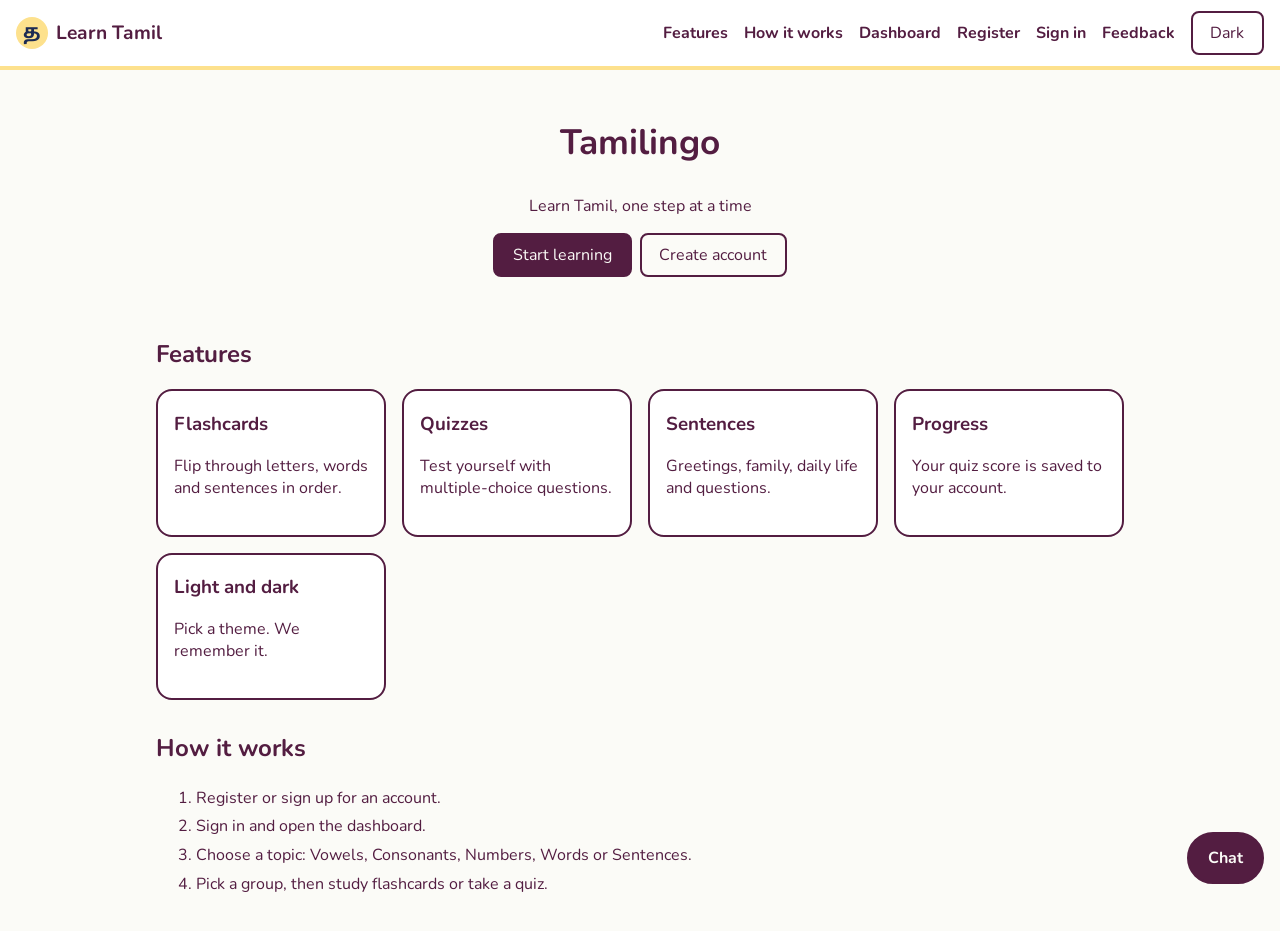
<file: index.html>
<!DOCTYPE html>
<html lang="en">
<head>
  <meta charset="UTF-8">
  <meta name="viewport" content="width=device-width, initial-scale=1">
  <title>Tamilingo</title>
  <link href="https://fonts.googleapis.com/css2?family=Noto+Sans+Tamil:wght@400;700&family=Nunito:wght@400;700&display=swap" rel="stylesheet">
  <link rel="stylesheet" href="styles.css">
  <link rel="stylesheet" href="layout.css">
  <script src="theme.js"></script>
</head>
<body>
  <header class="site-header">
    <a class="brand" href="index.html"><span class="logo" lang="ta">த</span>Learn Tamil</a>
    <nav class="site-nav" aria-label="Main">
      <a href="#features">Features</a>
      <a href="#how">How it works</a>
      <a href="home.html">Dashboard</a>
      <a href="register.html">Register</a>
      <a href="signin.html">Sign in</a>
      <a href="feedback.html">Feedback</a>
      <button id="theme-toggle" type="button">Dark</button>
    </nav>
  </header>

  <section class="hero">
    <h1>Tamilingo</h1>
    <p>Learn Tamil, one step at a time</p>
    <div class="row">
      <a class="btn primary" href="home.html">Start learning</a>
      <a class="btn" href="signup.html">Create account</a>
    </div>
  </section>

  <main class="container">
    <h2 id="features">Features</h2>
    <div class="features">
      <article class="panel"><h3>Flashcards</h3><p>Flip through letters, words and sentences in order.</p></article>
      <article class="panel"><h3>Quizzes</h3><p>Test yourself with multiple-choice questions.</p></article>
      <article class="panel"><h3>Sentences</h3><p>Greetings, family, daily life and questions.</p></article>
      <article class="panel"><h3>Progress</h3><p>Your quiz score is saved to your account.</p></article>
      <article class="panel"><h3>Light and dark</h3><p>Pick a theme. We remember it.</p></article>
    </div>

    <h2 id="how">How it works</h2>
    <ol class="outline">
      <li>Register or sign up for an account.</li>
      <li>Sign in and open the dashboard.</li>
      <li>Choose a topic: Vowels, Consonants, Numbers, Words or Sentences.</li>
      <li>Pick a group, then study flashcards or take a quiz.</li>
    </ol>
  </main>

  <script src="chatbot.js"></script>
</body>
</html>
</file>
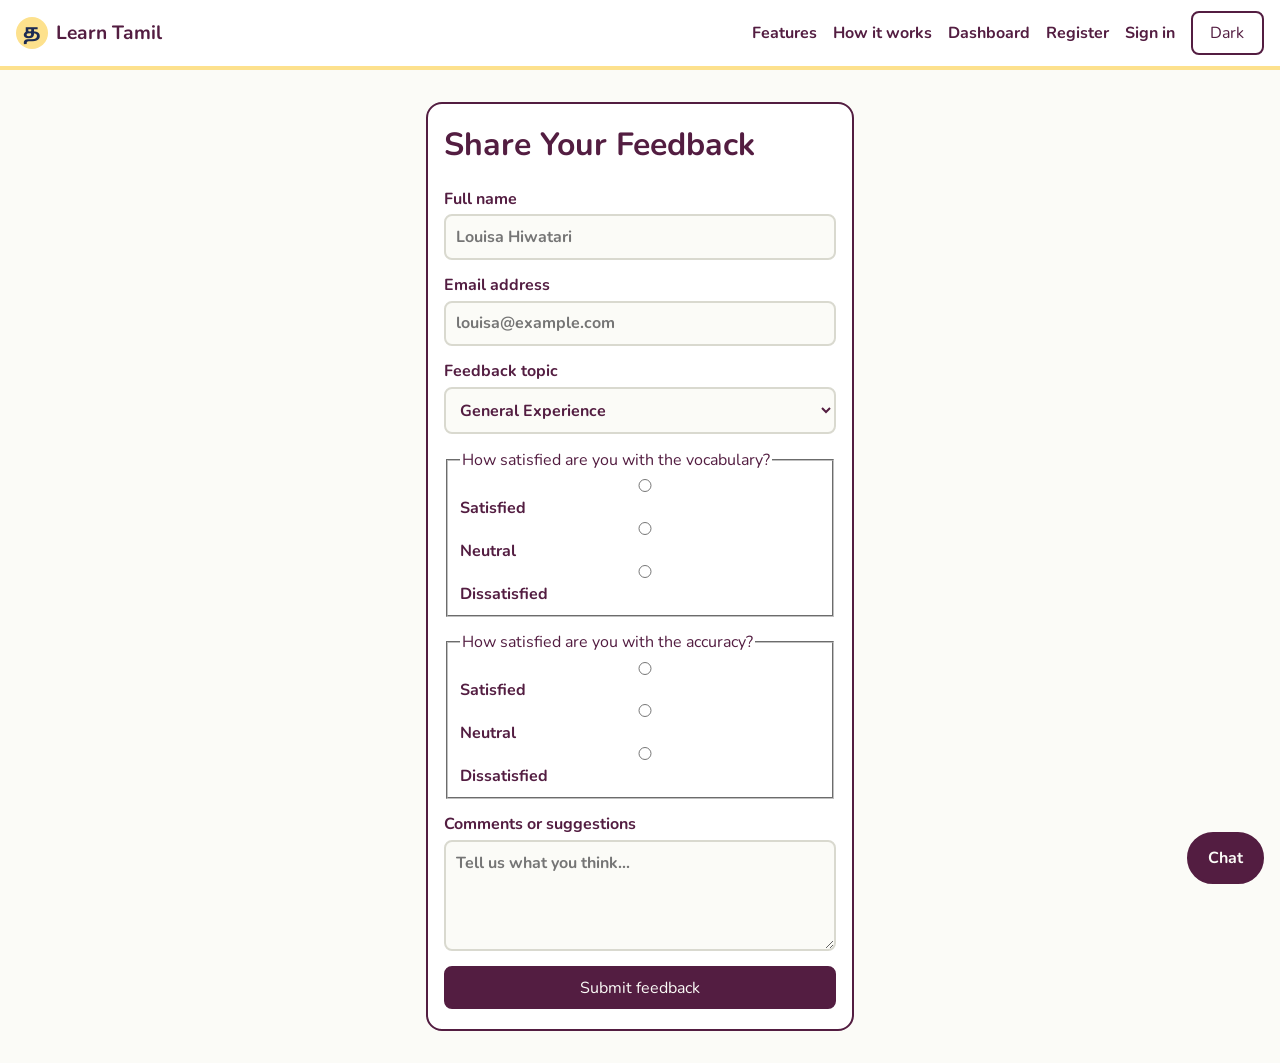
<file: feedback.html>
<!DOCTYPE html>
<html lang="en">
<head>
  <meta charset="UTF-8">
  <meta name="viewport" content="width=device-width, initial-scale=1">
  <title>Feedback - Learn Tamil</title>
  <link href="https://fonts.googleapis.com/css2?family=Noto+Sans+Tamil:wght@400;700&family=Nunito:wght@400;700&display=swap" rel="stylesheet">
  <link rel="stylesheet" href="styles.css">
  <link rel="stylesheet" href="layout.css">
  <script src="theme.js"></script>
</head>
<body>
  <header class="site-header">
    <a class="brand" href="index.html"><span class="logo" lang="ta">த</span>Learn Tamil</a>
    <nav class="site-nav" aria-label="Main">
      <a href="index.html#features">Features</a>
      <a href="index.html#how">How it works</a>
      <a href="home.html">Dashboard</a>
      <a href="register.html">Register</a>
      <a href="signin.html">Sign in</a>
      <button id="theme-toggle" type="button">Dark</button>
    </nav>
  </header>

  <main class="form-page">
    <div class="panel">
      <h1>Share Your Feedback</h1>
      <form id="feedback-form" action="/submit-feedback" method="POST">
        <label>Full name
          <input id="name" name="name" placeholder="Louisa Hiwatari" autocomplete="name" required>
        </label>

        <label>Email address
          <input id="email" name="email" type="email" placeholder="louisa@example.com" autocomplete="email" required>
        </label>

        <label>Feedback topic
          <select id="category" name="category">
            <option value="general">General Experience</option>
            <option value="bug">Bug Report</option>
            <option value="feature">Feature Request</option>
          </select>
        </label>

        <fieldset class="rating">
          <legend>How satisfied are you with the vocabulary?</legend>
          <label class="radio"><input type="radio" name="vocabulary" value="satisfied" required> Satisfied</label>
          <label class="radio"><input type="radio" name="vocabulary" value="neutral"> Neutral</label>
          <label class="radio"><input type="radio" name="vocabulary" value="dissatisfied"> Dissatisfied</label>
        </fieldset>

        <fieldset class="rating">
          <legend>How satisfied are you with the accuracy?</legend>
          <label class="radio"><input type="radio" name="accuracy" value="satisfied" required> Satisfied</label>
          <label class="radio"><input type="radio" name="accuracy" value="neutral"> Neutral</label>
          <label class="radio"><input type="radio" name="accuracy" value="dissatisfied"> Dissatisfied</label>
        </fieldset>

        <label>Comments or suggestions
          <textarea id="message" name="message" rows="4" placeholder="Tell us what you think..." required></textarea>
        </label>

        <button type="submit" class="primary">Submit feedback</button>
      </form>
    </div>
  </main>

  <script src="chatbot.js"></script>
</body>
</html>
</file>
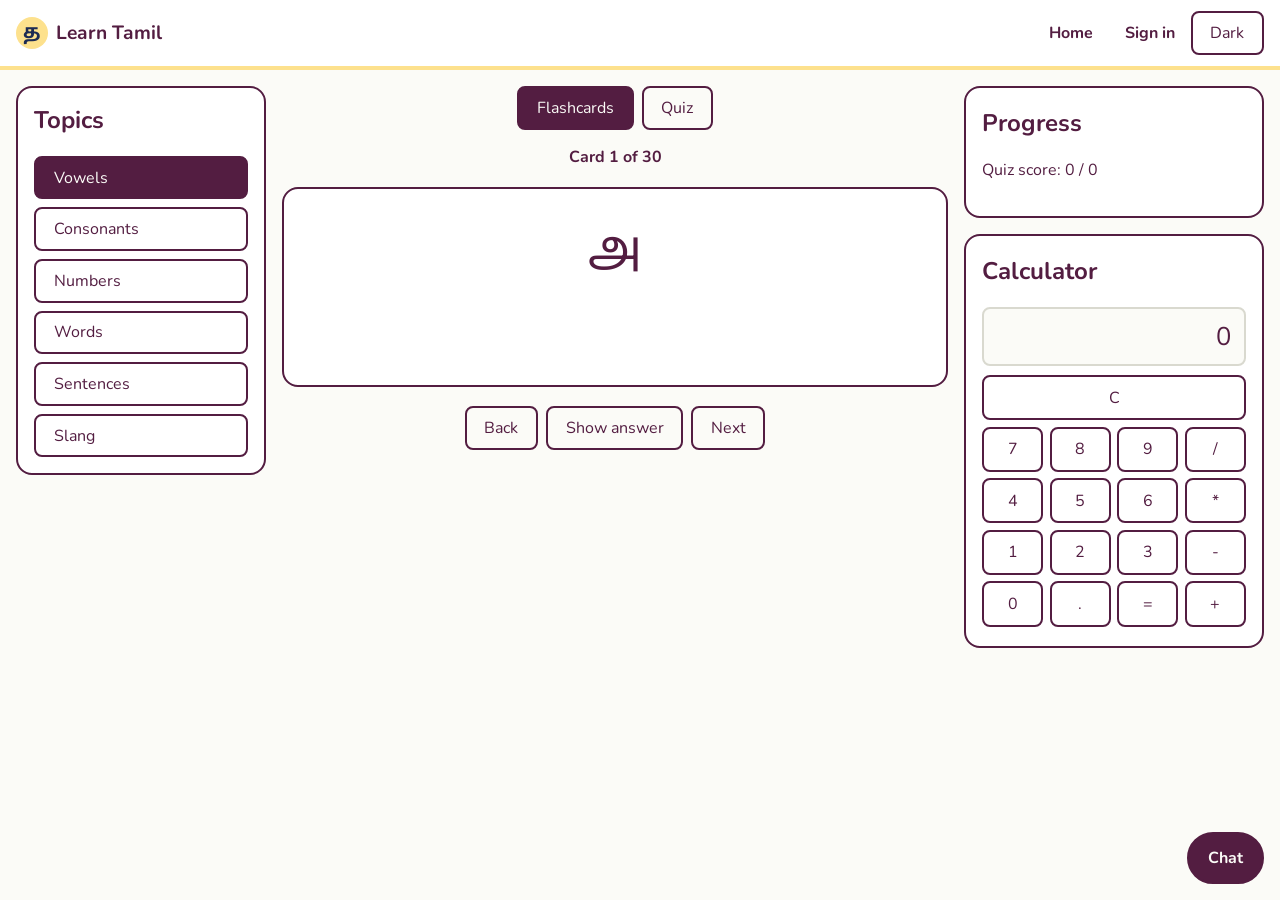
<file: home.html>
<!DOCTYPE html>
<html lang="en">
<head>
  <meta charset="UTF-8">
  <meta name="viewport" content="width=device-width, initial-scale=1">
  <title>Dashboard - Tamilingo</title>
  <link href="https://fonts.googleapis.com/css2?family=Noto+Sans+Tamil:wght@400;700&family=Nunito:wght@400;700&display=swap" rel="stylesheet">
  <link rel="stylesheet" href="styles.css">
  <link rel="stylesheet" href="layout.css">
  <script src="theme.js"></script>
</head>
<body>
  <header class="site-header">
    <button id="menu-btn" type="button" aria-label="Open menu" aria-expanded="false">Menu</button>
    <a class="brand" href="index.html"><span class="logo" lang="ta">த</span>Learn Tamil</a>
    <nav class="site-nav" aria-label="Main">
      <a href="index.html">Home</a>
      <span id="user-label"></span>
      <a id="auth-link" href="signin.html">Sign in</a>
      <button id="theme-toggle" type="button">Dark</button>
    </nav>
  </header>

  <div class="dashboard">
    <!-- Left column: topics (hamburger drawer on mobile) -->
    <aside id="sidebar" aria-label="Topics">
      <h2>Topics</h2>
      <nav id="topics" class="side-nav">
  <button data-set="vowels" class="active">Vowels</button>
  <button data-set="consonants">Consonants</button>
  <button data-set="numbers">Numbers</button>
  <button data-set="words">Words</button>
  <button data-set="sentences">Sentences</button>
  <button data-set="slang">Slang</button>
</nav>
    </aside>

    <!-- Middle column: learning -->
    <main class="center">
      <nav id="subtopics" class="chips" aria-label="Groups" hidden></nav>
      <nav id="modes" class="chips" aria-label="Mode">
        <button data-mode="cards" class="active">Flashcards</button>
        <button data-mode="quiz">Quiz</button>
      </nav>

      <section id="cards-view">
        <p id="counter"></p>
        <div class="card">
          <p id="tamil" class="tamil" lang="ta"></p>
          <p id="answer"></p>
        </div>
        <div class="row">
          <button id="prev">Back</button>
          <button id="flip">Show answer</button>
          <button id="next">Next</button>
        </div>
      </section>

      <section id="quiz-view" hidden>
        <p id="score"></p>
        <div class="card">
          <p id="quiz-tamil" class="tamil" lang="ta"></p>
        </div>
        <div id="options"></div>
        <p id="feedback" aria-live="polite"></p>
        <div class="row">
          <button id="quiz-next" hidden>Next question</button>
          <button id="reset">Reset score</button>
        </div>
      </section>
    </main>

    <!-- Right column: progress + calculator -->
    <aside class="right" aria-label="Tools">
      <div class="panel">
        <h2>Progress</h2>
        <p id="stats"></p>
      </div>
      <div class="panel">
        <h2>Calculator</h2>
        <div id="calculator"></div>
      </div>
    </aside>
  </div>

  <script src="data.js"></script>
  <script src="auth.js"></script>
  <script src="calculator.js"></script>
  <script src="chatbot.js"></script>
  <script src="learn.js"></script>
</body>
</html>
</file>
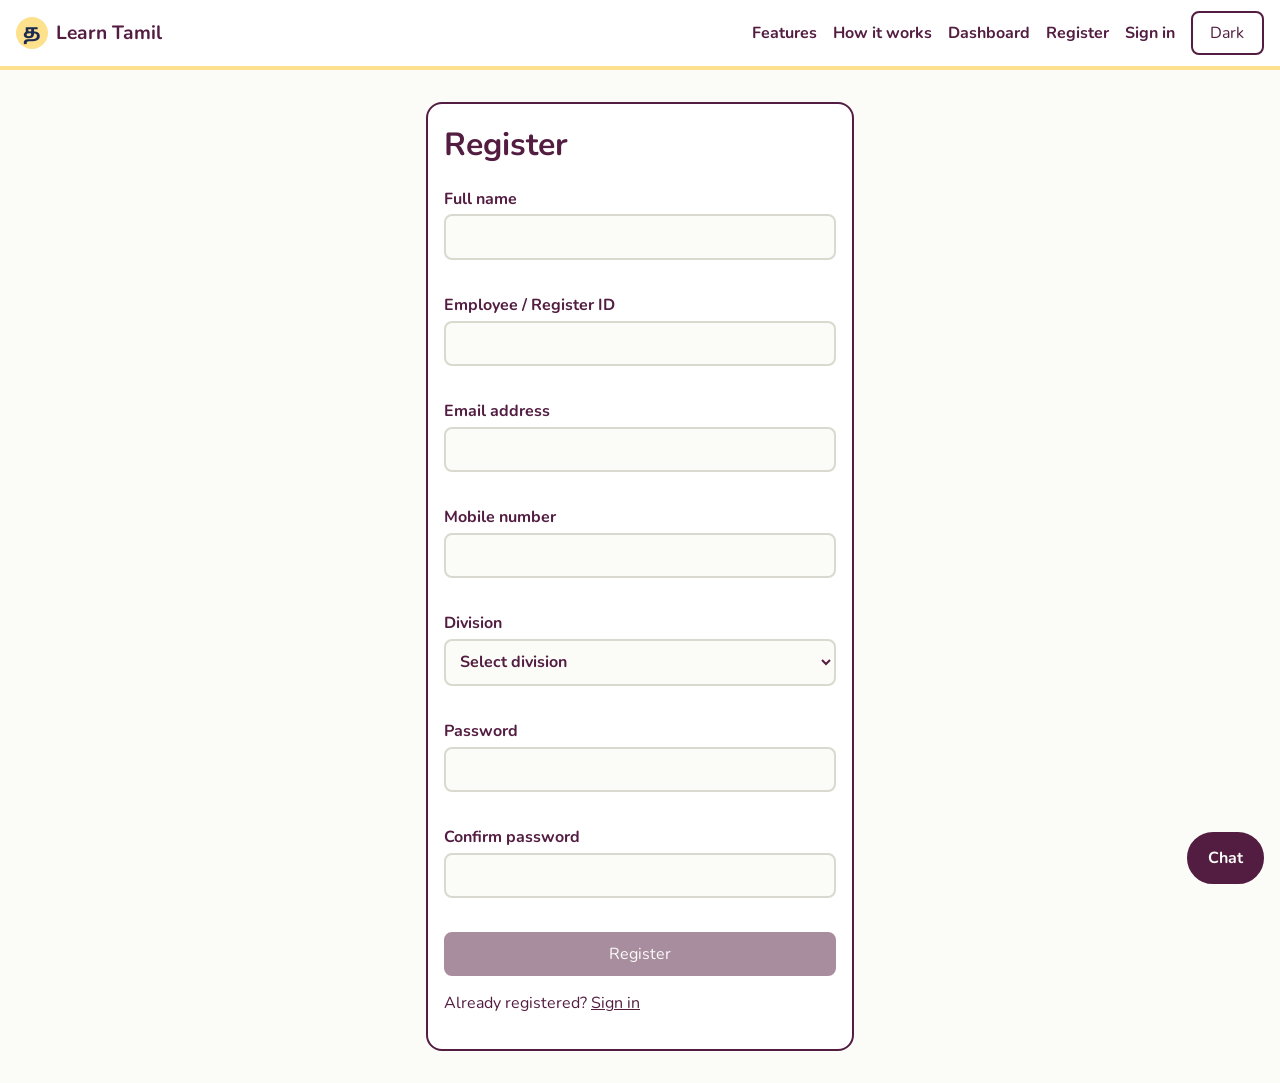
<file: register.html>
<!DOCTYPE html>
<html lang="en">
<head>
  <meta charset="UTF-8">
  <meta name="viewport" content="width=device-width, initial-scale=1">
  <title>Register - Learn Tamil</title>
  <link href="https://fonts.googleapis.com/css2?family=Noto+Sans+Tamil:wght@400;700&family=Nunito:wght@400;700&display=swap" rel="stylesheet">
  <link rel="stylesheet" href="styles.css">
  <link rel="stylesheet" href="layout.css">
  <script src="theme.js"></script>
</head>
<body>
  <header class="site-header">
    <a class="brand" href="index.html"><span class="logo" lang="ta">த</span>Learn Tamil</a>
    <nav class="site-nav" aria-label="Main">
      <a href="index.html#features">Features</a>
      <a href="index.html#how">How it works</a>
      <a href="home.html">Dashboard</a>
      <a href="register.html">Register</a>
      <a href="signin.html">Sign in</a>
      <button id="theme-toggle" type="button">Dark</button>
    </nav>
  </header>

  <main class="form-page">
    <div class="panel">
      <h1>Register</h1>
      <div id="alert" class="alert" hidden role="alert"></div>
      <form id="register-form" novalidate>
        <label>Full name
          <input id="fullName" name="fullName" autocomplete="name">
        </label>
        <label>Employee / Register ID
          <input id="empId" name="empId" autocomplete="off">
        </label>
        <label>Email address
          <input id="email" name="email" type="email" autocomplete="email">
        </label>
        <label>Mobile number
          <input id="mobile" name="mobile" type="tel" inputmode="numeric" autocomplete="tel">
        </label>
        <label>Division
          <select id="dept" name="dept">
            <option value="">Select division</option>
            <option>CSE</option>
            <option>IT</option>
            <option>ECE</option>
            <option>EEE</option>
            <option>Mechanical</option>
            <option>Civil</option>
          </select>
        </label>
        <label>Password
          <input id="password" name="password" type="password" autocomplete="new-password">
        </label>
        <label>Confirm password
          <input id="confirm" name="confirm" type="password" autocomplete="new-password">
        </label>
        <button type="submit" class="primary" disabled>Register</button>
      </form>
      <p>Already registered? <a href="signin.html">Sign in</a></p>
    </div>
  </main>

  <script src="validation.js"></script>
  <script src="auth.js"></script>
  <script src="chatbot.js"></script>
</body>
</html>
</file>
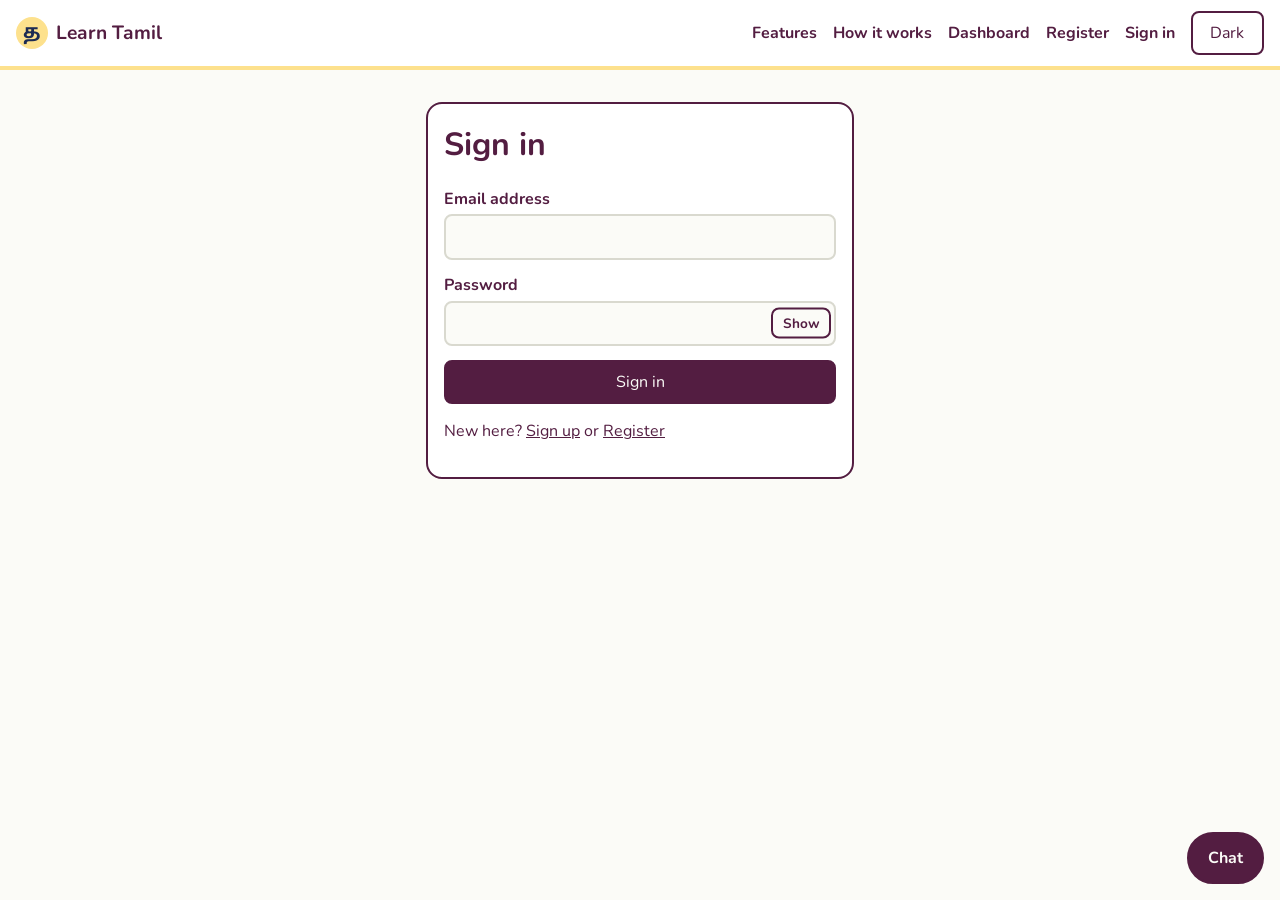
<file: signin.html>
<!DOCTYPE html>
<html lang="en">
<head>
  <meta charset="UTF-8">
  <meta name="viewport" content="width=device-width, initial-scale=1">
  <title>Sign in - Learn Tamil</title>
  <link href="https://fonts.googleapis.com/css2?family=Noto+Sans+Tamil:wght@400;700&family=Nunito:wght@400;700&display=swap" rel="stylesheet">
  <link rel="stylesheet" href="styles.css">
  <link rel="stylesheet" href="layout.css">
  <script src="theme.js"></script>
</head>
<body>
  <header class="site-header">
    <a class="brand" href="index.html"><span class="logo" lang="ta">த</span>Learn Tamil</a>
    <nav class="site-nav" aria-label="Main">
      <a href="index.html#features">Features</a>
      <a href="index.html#how">How it works</a>
      <a href="home.html">Dashboard</a>
      <a href="register.html">Register</a>
      <a href="signin.html">Sign in</a>
      <button id="theme-toggle" type="button">Dark</button>
    </nav>
  </header>

  <main class="form-page">
    <div class="panel">
      <h1>Sign in</h1>
      <div id="alert" class="alert" hidden role="alert"></div>
      <form id="signin-form" novalidate>
        <label>Email address
          <input id="email" name="email" type="email" autocomplete="email">
        </label>
        <label>Password
          <div class="pw-wrap">
            <input id="password" name="password" type="password" autocomplete="current-password">
            <button type="button" id="toggle-pw" aria-label="Show password">Show</button>
          </div>
        </label>
        <button type="submit" class="primary">Sign in</button>
      </form>
      <p>New here? <a href="signup.html">Sign up</a> or <a href="register.html">Register</a></p>
    </div>
  </main>

  <script src="validation.js"></script>
  <script src="auth.js"></script>
  <script src="chatbot.js"></script>
</body>
</html>
</file>
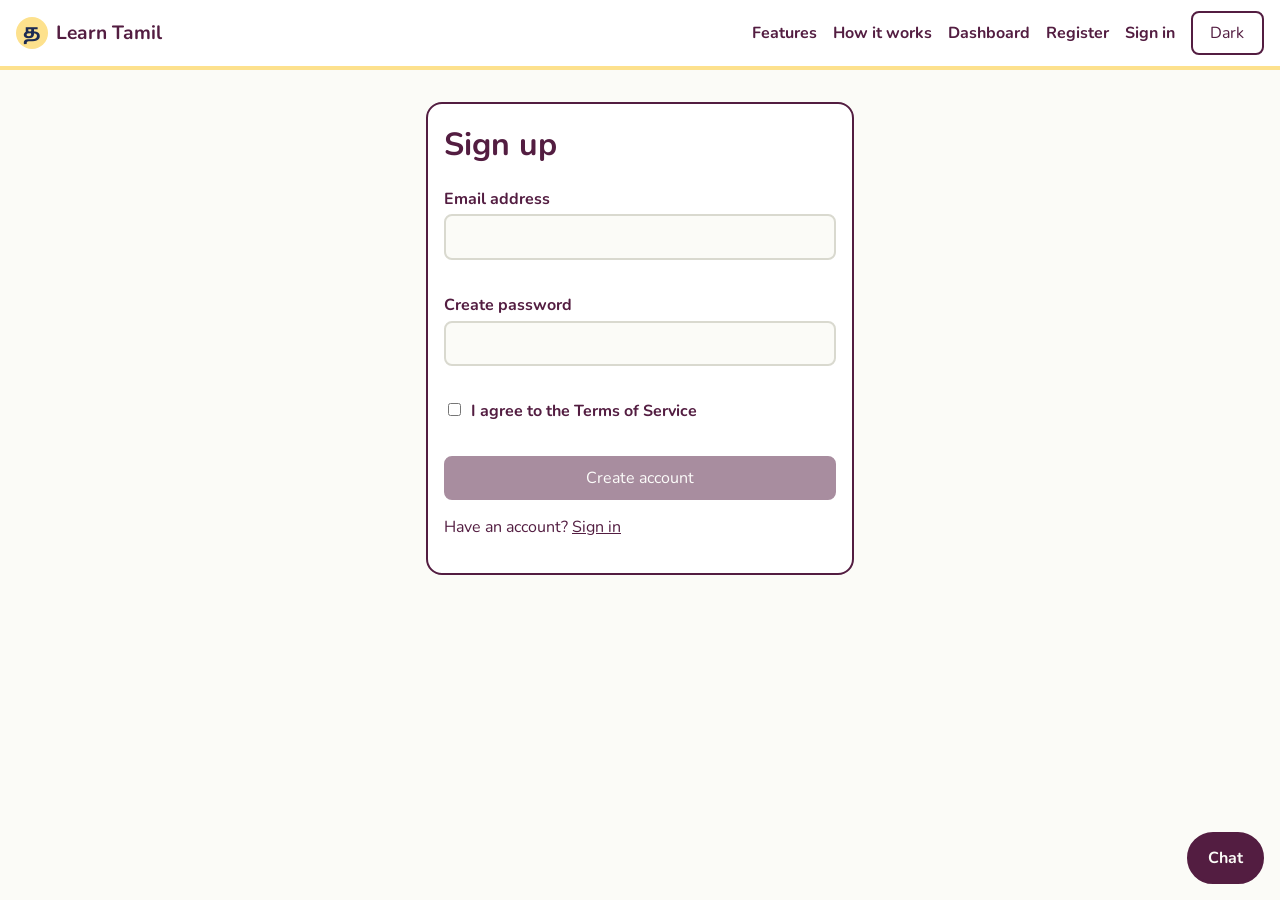
<file: signup.html>
<!DOCTYPE html>
<html lang="en">
<head>
  <meta charset="UTF-8">
  <meta name="viewport" content="width=device-width, initial-scale=1">
  <title>Sign up - Learn Tamil</title>
  <link href="https://fonts.googleapis.com/css2?family=Noto+Sans+Tamil:wght@400;700&family=Nunito:wght@400;700&display=swap" rel="stylesheet">
  <link rel="stylesheet" href="styles.css">
  <link rel="stylesheet" href="layout.css">
  <script src="theme.js"></script>
</head>
<body>
  <header class="site-header">
    <a class="brand" href="index.html"><span class="logo" lang="ta">த</span>Learn Tamil</a>
    <nav class="site-nav" aria-label="Main">
      <a href="index.html#features">Features</a>
      <a href="index.html#how">How it works</a>
      <a href="home.html">Dashboard</a>
      <a href="register.html">Register</a>
      <a href="signin.html">Sign in</a>
      <button id="theme-toggle" type="button">Dark</button>
    </nav>
  </header>

  <main class="form-page">
    <div class="panel">
      <h1>Sign up</h1>
      <div id="alert" class="alert" hidden role="alert"></div>
      <form id="signup-form" novalidate>
        <label>Email address
          <input id="email" name="email" type="email" autocomplete="email">
        </label>
        <label>Create password
          <input id="password" name="password" type="password" autocomplete="new-password">
        </label>
        <label class="check">
          <span><input id="terms" name="terms" type="checkbox"> I agree to the Terms of Service</span>
        </label>
        <button type="submit" class="primary" disabled>Create account</button>
      </form>
      <p>Have an account? <a href="signin.html">Sign in</a></p>
    </div>
  </main>

  <script src="validation.js"></script>
  <script src="auth.js"></script>
  <script src="chatbot.js"></script>
</body>
</html>
</file>
<file: styles.css>
:root {
  --ink: #531d41; --paper: #fbfbf7; --surface: #ffffff;
  --turmeric: #fde18d; --leaf: #2e7d5b; --chilli: #c0392b;
  --line: #d9d9cf; --on-ink: #fbfbf7; --on-state: #ffffff;
}
:root[data-theme="dark"] {
  --ink: #e8ebf5; --paper:#1c2340; --surface: #1c2340;
  --line: #37406a; --on-ink: #12172b; --on-state: #0b1020;
  --leaf: #4cc38a; --chilli: #ff8a7a;
}

* { box-sizing: border-box; }
body { margin: 0; font-family: "Nunito", sans-serif; color: var(--ink); background: var(--paper); }
h1, h2, h3 { margin-top: 0; }
a { color: var(--ink); }

/* Header */
.site-header {
  display: flex; flex-wrap: wrap; align-items: center; gap: .6rem 1rem;
  padding: .7rem 1rem; background: var(--surface); border-bottom: 4px solid var(--turmeric);
}
.brand { display: flex; align-items: center; gap: .5rem; font-weight: 700; font-size: 1.2rem; text-decoration: none; }
.logo {
  display: grid; place-items: center; width: 2rem; height: 2rem; border-radius: 50%;
  background: var(--turmeric); color: #1d2b53; font-family: "Noto Sans Tamil", sans-serif;
}
.site-nav { display: flex; flex-wrap: wrap; align-items: center; gap: .4rem 1rem; margin-left: auto; }
.site-nav a { font-weight: 700; text-decoration: none; }
.site-nav a:hover { text-decoration: underline; }

/* Buttons */
button, .btn {
  font: inherit; display: inline-block; padding: .55rem 1.1rem; text-decoration: none;
  border: 2px solid var(--ink); border-radius: 8px; background: transparent; color: var(--ink); cursor: pointer;
}
button:hover, .btn:hover { background: var(--line); }
button:focus-visible, .btn:focus-visible, input:focus-visible, select:focus-visible, textarea:focus-visible {
  outline: 3px solid var(--turmeric); outline-offset: 2px;
}
button.active, .primary { background: var(--ink); color: var(--on-ink); }
.primary:hover { background: var(--ink); opacity: .9; }
button:disabled { opacity: .5; cursor: not-allowed; }

/* Panels, hero, lists */
.panel { background: var(--surface); border: 2px solid var(--ink); border-radius: 16px; padding: 1.2rem 1rem; }
.hero { text-align: center; padding: 3rem 1rem 2rem; }
.hero h1 { font-size: 2.2rem; }
.outline { max-width: 560px; line-height: 1.8; }
.row { display: flex; gap: .5rem; justify-content: center; flex-wrap: wrap; margin: .8rem 0; }

/* Forms */
form { display: grid; gap: .9rem; text-align: left; }
label { display: grid; gap: .3rem; font-weight: 700; }
input, select, textarea {
  font: inherit; width: 100%; padding: .6rem; border: 2px solid var(--line);
  border-radius: 8px; background: var(--paper); color: var(--ink);
}
input.invalid, select.invalid { border-color: var(--chilli); background: color-mix(in srgb, var(--chilli) 10%, var(--paper)); }
input.valid, select.valid { border-color: var(--leaf); }
.error-msg { color: var(--chilli); font-size: .85rem; font-weight: 400; min-height: 1.1em; }
.check input { width: auto; margin-right: .4rem; }
.pw-wrap { position: relative; }
.pw-wrap input { padding-right: 4.5rem; }
.pw-wrap button { position: absolute; right: .3rem; top: 50%; transform: translateY(-50%); padding: .25rem .6rem; font-size: .85rem; }
.alert { padding: .7rem 1rem; border-radius: 8px; font-weight: 700; margin-bottom: 1rem; background: var(--chilli); color: var(--on-state); }
.alert.ok { background: var(--leaf); }

/* Learning */
.card { margin: 1.2rem 0; padding: 2rem 1rem; min-height: 200px; text-align: center; background: var(--surface); border: 2px solid var(--ink); border-radius: 16px; }
.tamil { font-family: "Noto Sans Tamil", sans-serif; font-size: 3rem; margin: 0; line-height: 1.3; }
.tamil.long { font-size: 1.8rem; }
#answer { font-size: 1.2rem; min-height: 1.5rem; }
#counter, #score { text-align: center; font-weight: 700; }
#options { display: grid; gap: .6rem; }
#options button.right { background: var(--leaf); border-color: var(--leaf); color: var(--on-state); }
#options button.wrong { background: var(--chilli); border-color: var(--chilli); color: var(--on-state); }
#feedback { min-height: 1.5rem; font-weight: 700; text-align: center; }
.chips { display: flex; flex-wrap: wrap; gap: .5rem; justify-content: center; margin-bottom: 1rem; }
#subtopics button { font-size: .9rem; padding: .35rem .8rem; border-color: var(--turmeric); }
#subtopics button.active { background: var(--turmeric); color: #1d2b53; }
.side-nav { display: grid; gap: .5rem; }
.side-nav button { text-align: left; }

/* Calculator */
.calc-display {
  min-height: 3rem; padding: .6rem .8rem; margin-bottom: .6rem; text-align: right;
  font-size: 1.6rem; overflow-x: auto; background: var(--paper); border: 2px solid var(--line); border-radius: 8px;
}
.calc-grid { display: grid; grid-template-columns: repeat(4, 1fr); gap: .4rem; }
.calc-grid button { padding: .6rem 0; }
.calc-grid .wide { grid-column: 1 / -1; }

/* Chatbot */
#chat-fab {
  position: fixed; right: 1rem; bottom: 1rem; z-index: 30; padding: .8rem 1.2rem;
  border-radius: 999px; background: var(--ink); color: var(--on-ink); font-weight: 700;
}
#chat-panel {
  position: fixed; right: 1rem; bottom: 4.5rem; z-index: 30;
  width: min(340px, calc(100vw - 2rem)); height: 380px;
  display: flex; flex-direction: column; background: var(--surface);
  border: 2px solid var(--ink); border-radius: 16px; overflow: hidden;
}
#chat-head { display: flex; justify-content: space-between; align-items: center; padding: .6rem .8rem; background: var(--ink); color: var(--on-ink); font-weight: 700; }
#chat-head button { color: var(--on-ink); border-color: var(--on-ink); padding: .15rem .6rem; }
#chat-log { flex: 1; overflow-y: auto; padding: .8rem; display: flex; flex-direction: column; gap: .5rem; }
.user-msg, .bot-msg { max-width: 85%; padding: .5rem .8rem; border-radius: 12px; }
.user-msg { align-self: flex-end; background: var(--turmeric); color: #1d2b53; }
.bot-msg { align-self: flex-start; background: var(--line); }
#chat-form { display: flex; gap: .4rem; padding: .6rem; border-top: 2px solid var(--line); }
#chat-form input { flex: 1; }

[hidden] { display: none !important; }
</file>
<file: layout.css>
.container { max-width: 1000px; margin: 0 auto; padding: 1rem; }
.features { display: grid; grid-template-columns: repeat(auto-fit, minmax(200px, 1fr)); gap: 1rem; margin-bottom: 2rem; }
.form-page { max-width: 460px; margin: 2rem auto; padding: 0 1rem; }

/* ===== Mobile (<768px): single column Flexbox + hamburger drawer ===== */
.dashboard { display: flex; flex-direction: column; gap: 1rem; padding: 1rem; }
.right { display: flex; flex-direction: column; gap: 1rem; }
#menu-btn { display: inline-block; }
#sidebar {
  position: fixed; top: 0; left: 0; z-index: 20; width: 260px; height: 100%;
  padding: 1rem; overflow-y: auto; background: var(--surface);
  border-right: 2px solid var(--ink); transform: translateX(-100%);
}
#sidebar.open { transform: translateX(0); }

@media (prefers-reduced-motion: no-preference) {
  #sidebar { transition: transform .2s; }
}

/* ===== Desktop (>=768px): CSS Grid, 3 columns ===== */
@media (min-width: 768px) {
  .dashboard {
    display: grid;
    grid-template-columns: 250px 1fr 300px;
    align-items: start;
    max-width: 1300px;
    margin: 0 auto;
  }
  #menu-btn { display: none; }
  #sidebar {
    position: static; width: auto; height: auto; transform: none;
    border: 2px solid var(--ink); border-radius: 16px;
  }
}
</file>
